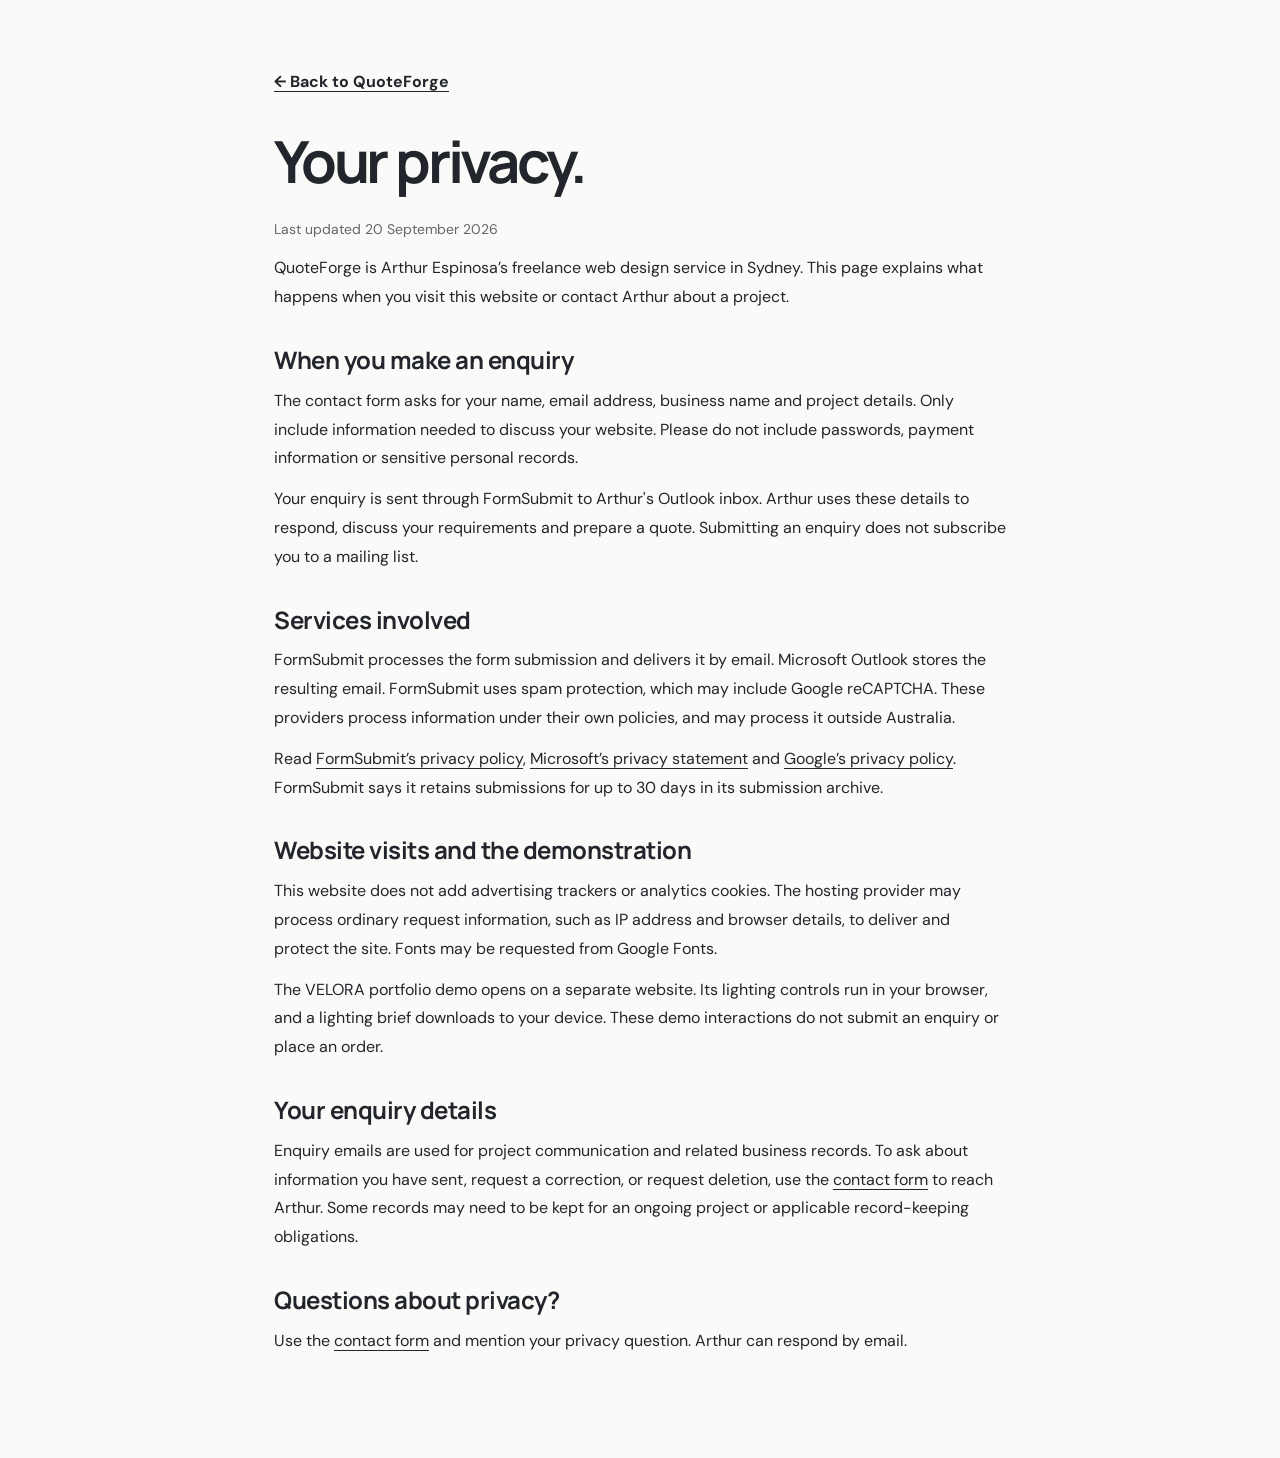
<file: privacy.html>
<!doctype html>
<html lang="en-AU">
<head>
  <meta charset="utf-8"><meta name="viewport" content="width=device-width,initial-scale=1">
  <title>Privacy — QuoteForge</title>
  <meta name="description" content="How QuoteForge handles website enquiries and contact information.">
  <link rel="stylesheet" href="./style.css">
  <style>.privacy-page{max-width:780px;margin:0 auto;padding:60px 24px 90px}.privacy-page h1{font-size:clamp(36px,7vw,58px);margin:25px 0}.privacy-page h2{font-size:24px;letter-spacing:-.5px;margin:34px 0 12px}.privacy-page p{margin:12px 0;line-height:1.8}.privacy-page a{text-decoration:underline;text-underline-offset:4px;overflow-wrap:anywhere}.privacy-page .back{font-weight:700}.privacy-page .updated{color:#63666d;font-size:14px}</style><link rel="stylesheet" href="./responsive.css">
</head>
<body><main class="privacy-page">
<a class="back" href="./">← Back to QuoteForge</a>
<h1>Your privacy.</h1>
<p class="updated">Last updated 20 September 2026</p>
<p>QuoteForge is Arthur Espinosa’s freelance web design service in Sydney. This page explains what happens when you visit this website or contact Arthur about a project.</p>
<h2>When you make an enquiry</h2>
<p>The contact form asks for your name, email address, business name and project details. Only include information needed to discuss your website. Please do not include passwords, payment information or sensitive personal records.</p>
<p>Your enquiry is sent through FormSubmit to Arthur's Outlook inbox. Arthur uses these details to respond, discuss your requirements and prepare a quote. Submitting an enquiry does not subscribe you to a mailing list.</p>
<h2>Services involved</h2>
<p>FormSubmit processes the form submission and delivers it by email. Microsoft Outlook stores the resulting email. FormSubmit uses spam protection, which may include Google reCAPTCHA. These providers process information under their own policies, and may process it outside Australia.</p>
<p>Read <a href="https://formsubmit.co/privacy.pdf">FormSubmit’s privacy policy</a>, <a href="https://privacy.microsoft.com/privacystatement">Microsoft’s privacy statement</a> and <a href="https://policies.google.com/privacy">Google’s privacy policy</a>. FormSubmit says it retains submissions for up to 30 days in its submission archive.</p>
<h2>Website visits and the demonstration</h2>
<p>This website does not add advertising trackers or analytics cookies. The hosting provider may process ordinary request information, such as IP address and browser details, to deliver and protect the site. Fonts may be requested from Google Fonts.</p>
<p>The VELORA portfolio demo opens on a separate website. Its lighting controls run in your browser, and a lighting brief downloads to your device. These demo interactions do not submit an enquiry or place an order.</p>
<h2>Your enquiry details</h2>
<p>Enquiry emails are used for project communication and related business records. To ask about information you have sent, request a correction, or request deletion, use the <a href="./#contact">contact form</a> to reach Arthur. Some records may need to be kept for an ongoing project or applicable record-keeping obligations.</p>
<h2>Questions about privacy?</h2>
<p>Use the <a href="./#contact">contact form</a> and mention your privacy question. Arthur can respond by email.</p>
</main></body></html>
</file>
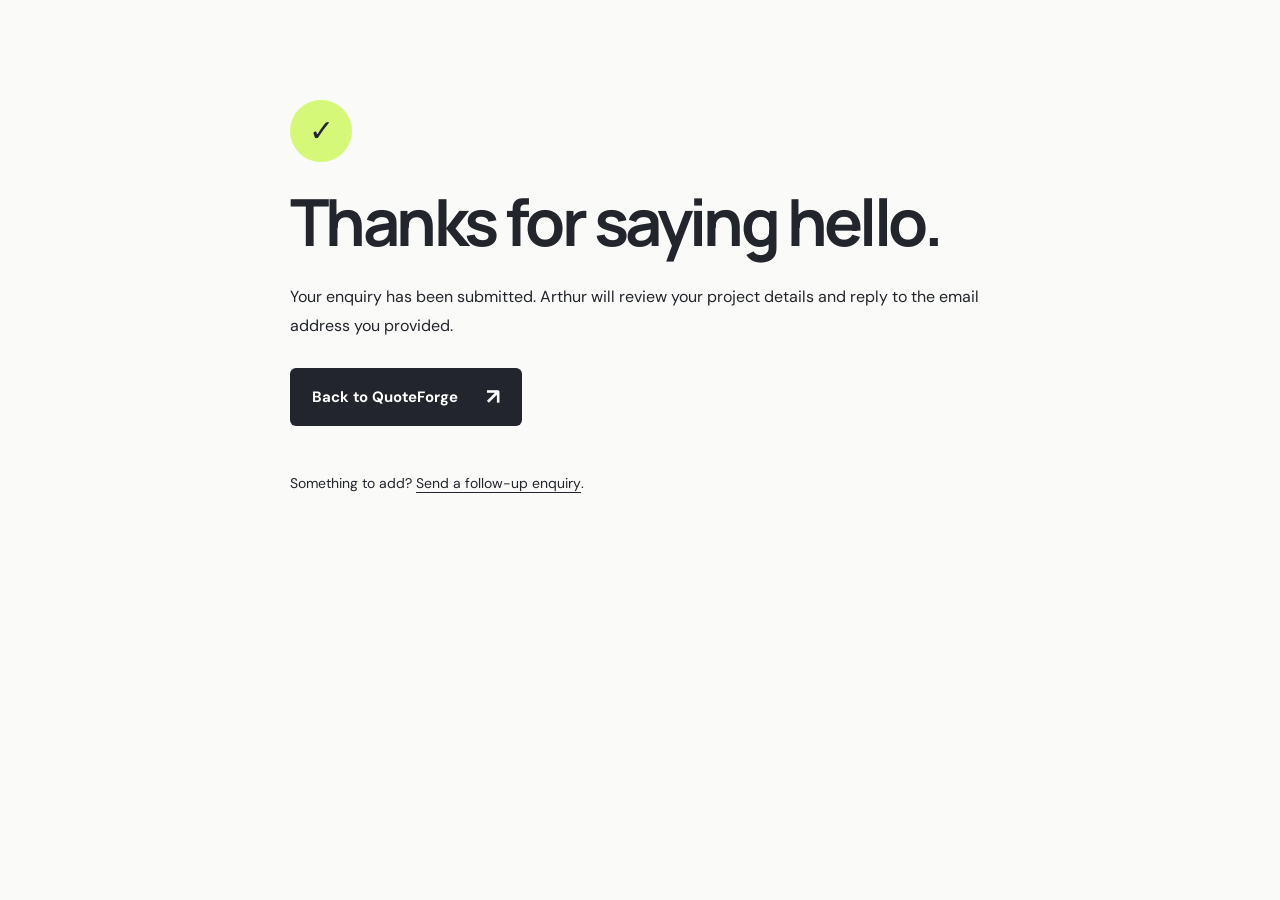
<file: thank-you.html>
<!doctype html>
<html lang="en-AU"><head><meta charset="utf-8"><meta name="viewport" content="width=device-width,initial-scale=1"><meta name="robots" content="noindex"><title>Thanks for getting in touch — QuoteForge</title><link rel="stylesheet" href="./style.css"><style>.thank-you{max-width:750px;padding:100px 25px;margin:auto}.thank-you h1{font-size:clamp(42px,8vw,65px);margin:25px 0}.thank-you p{margin:18px 0 28px;line-height:1.8}.thank-you .check{background:#d5f879;width:62px;height:62px;display:grid;place-items:center;font-size:30px;border-radius:50%}.thank-you a{overflow-wrap:anywhere}.thank-you small{display:block;margin-top:35px;font-size:14px}</style><link rel="stylesheet" href="./responsive.css"></head><body><main class="thank-you"><div class="check" aria-hidden="true">✓</div><h1>Thanks for saying hello.</h1><p>Your enquiry has been submitted. Arthur will review your project details and reply to the email address you provided.</p><a class="button dark" href="./">Back to QuoteForge <span>↗</span></a><small>Something to add? <a href="./#contact">Send a follow-up enquiry</a>.</small></main></body></html>
</file>
<file: style.css>
@import url('https://fonts.googleapis.com/css2?family=DM+Sans:wght@400;500;600;700&family=Manrope:wght@400;500;600;700;800&display=swap');
:root{--ink:#23252c;--lime:#d5f879;--paper:#fafbf8;--muted:#676a70;--line:#dde0d8}*{box-sizing:border-box}html{scroll-behavior:smooth;scroll-padding-top:30px}body{margin:0;background:var(--paper);color:var(--ink);font-family:'DM Sans',Arial,sans-serif;font-size:16px;line-height:1.6}a{color:inherit;text-decoration:none}button,input,textarea{font:inherit}a:focus-visible,button:focus-visible{outline:3px solid #6e4be5;outline-offset:5px}.wrap{width:min(1240px,90%);margin:auto}.nav{height:110px;display:flex;align-items:center;justify-content:space-between;border-bottom:1px solid var(--line)}.logo{font-family:Manrope,Arial,sans-serif;font-weight:800;font-size:27px;letter-spacing:-1.5px;display:flex;align-items:center;gap:9px}.dot{margin-left:-9px}.mark{display:inline-flex;background:var(--lime);width:35px;height:35px;align-items:center;justify-content:center;font-size:25px;border-radius:8px;position:relative}.mark span{font-size:19px;margin-left:-3px;margin-top:-8px}nav{display:flex;gap:32px;font-size:14px;font-weight:600}nav a:hover,.text-link:hover{text-decoration:underline;text-underline-offset:5px}.button{display:inline-flex;align-items:center;justify-content:space-between;gap:28px;padding:17px 22px;border:0;border-radius:6px;font-weight:700;font-size:15px;cursor:pointer;transition:transform .2s,box-shadow .2s}.button:hover{transform:translateY(-3px);box-shadow:0 7px 18px #23252c15}.button span{font-size:22px;line-height:1}.small{padding:12px 19px;font-size:14px}.dark{background:var(--ink);color:white}.lime{background:var(--lime);color:var(--ink)}.hero{padding-top:72px;padding-bottom:78px;display:grid;grid-template-columns:1.05fr 1fr;gap:55px;align-items:center}.eyebrow{font-size:12px;letter-spacing:1.6px;font-weight:700;display:flex;align-items:center;gap:10px}.line{display:inline-block;width:25px;height:2px;background:var(--ink)}h1,h2,h3,p{margin:0}h1,h2,h3{font-family:Manrope,Arial,sans-serif}h1{font-size:clamp(44px,4.8vw,67px);line-height:1.09;letter-spacing:-3.8px;margin:25px 0}em{font-style:normal;position:relative;z-index:0;white-space:nowrap}em:after{content:'';position:absolute;bottom:4px;height:13px;left:0;right:-5px;background:var(--lime);z-index:-1;transform:rotate(-2deg)}.hero-copy>p{font-size:17px;color:var(--muted);max-width:420px}.hero-actions{display:flex;gap:24px;align-items:center;margin-top:30px}.text-link{font-size:14px;font-weight:700}.text-link span{padding-left:8px}.hero-note{display:flex;gap:20px;font-size:12px;margin-top:26px;color:#575c54}.showcase{background:#edeef6;border:1px solid #e0e1eb;border-radius:14px;padding:22px 25px 20px;position:relative;min-height:473px;transform:rotate(1.5deg)}.showcase-label{display:flex;justify-content:space-between;font-size:9px;font-weight:700;letter-spacing:1px;margin-bottom:22px;color:#656877}.browser{background:#fff;box-shadow:0 16px 30px #23252c12;border-radius:7px;overflow:hidden;transform:rotate(-1.5deg);border:1px solid #d6d8df}.browser-bar{display:flex;justify-content:space-between;align-items:center;background:#fafafa;padding:10px 14px;font-size:10px;color:#898b92;border-bottom:1px solid #e4e5e8}.lights{color:#c9cbd0;letter-spacing:2px}.demo-nav{display:flex;align-items:center;justify-content:space-between;padding:16px 22px;color:#123f49}.demo-nav b{font-size:18px;letter-spacing:-.8px}.water{color:#16a2a4;font-size:25px}.demo-nav>span{font-size:9px}.demo-content{padding:23px 26px 28px;background:#e6f1f0}.demo-tag{font-size:8px;letter-spacing:1.5px;font-weight:700;color:#24676d}.demo-content h2{font-size:38px;line-height:1.1;letter-spacing:-1.6px;color:#113e47;margin:14px 0}.demo-content p{font-size:11px;line-height:1.7;color:#507075}.demo-button{display:inline-block;padding:10px 15px;background:#154b53;color:white;font-size:10px;border-radius:3px;margin:17px 0}.demo-services{display:flex;gap:15px;font-size:8px;color:#34656a}.demo-bottom{display:flex;justify-content:space-between;padding:14px 24px;font-size:9px;color:#4b6c70}.lead-card{display:flex;gap:13px;align-items:center;position:relative;margin:-15px -40px 0 70px;padding:17px;background:white;border:1px solid #e1e4d9;border-radius:9px;box-shadow:0 12px 28px #23252c12;transform:rotate(-3deg)}.check-icon{background:var(--lime);width:37px;height:37px;display:grid;place-items:center;border-radius:50%;flex-shrink:0}.lead-card b{font-size:12px}.lead-card p{font-size:11px;color:#72776e;margin-top:2px}.lead-card div>span{font-size:9px;color:#747a70}.showcase-footer{font-size:8px;letter-spacing:1px;margin-top:22px;font-weight:700}.showcase-footer span{color:#7c7e8d;margin-left:9px}.audience{border-block:1px solid var(--line);padding:28px 0}.audience .wrap{display:flex;align-items:center;justify-content:space-between;gap:20px}.audience span{font-size:10px;letter-spacing:1px;line-height:1.7;color:var(--muted)}.audience div div{font-family:Manrope,sans-serif;font-size:18px;font-weight:600;letter-spacing:-.5px}.audience i{font-style:normal;color:#8c957c;font-size:23px}.section{padding:85px 0}.section-top{display:flex;justify-content:space-between;align-items:end;gap:30px;margin-bottom:45px}h2{font-size:39px;line-height:1.2;letter-spacing:-1.8px}.section-top h2{margin-top:18px}.section-top>p{color:var(--muted);font-size:15px}.benefits,.process{display:grid;grid-template-columns:repeat(3,1fr);gap:38px}.benefits article{border-top:1px solid var(--line);padding-top:25px}.feature-icon{width:38px;height:38px;background:#edf0e7;border-radius:8px;display:grid;place-items:center;font-size:24px;margin-bottom:22px}h3{font-size:19px;letter-spacing:-.6px;margin-bottom:12px}.benefits p,.process p{font-size:15px;color:var(--muted)}.work-section{background:var(--ink);color:white;padding:75px 0}.work-grid{display:grid;grid-template-columns:1fr 1fr;gap:100px}.work-grid h2{font-size:47px;margin:23px 0}.work-grid em{color:var(--lime)}.work-grid em:after{display:none}.work-grid p{color:#bcbec5;font-size:15px;max-width:390px}.pill{display:inline-block;font-size:10px;letter-spacing:1px;border:1px solid #686c75;border-radius:4px;padding:6px 10px;margin-top:24px}.journey>div{display:flex;gap:20px;padding:24px 0;border-bottom:1px solid #494b53}.journey>div:first-child{padding-top:8px}.step-number{font-size:13px;color:var(--lime);padding-top:3px}.journey h3{font-size:19px;margin-bottom:7px}.journey .button{margin-top:30px}.process article{border-top:1px solid var(--line);padding-top:25px}.process article>span{display:block;font-size:11px;font-weight:700;letter-spacing:1.3px;color:#757a70;margin-bottom:18px}.pricing{display:grid;grid-template-columns:1fr 1fr;gap:70px;background:#eff1e9;padding:55px;border-radius:12px;align-items:center}.pricing h2{margin:20px 0;font-size:35px}.pricing p{font-size:15px;color:var(--muted)}.pricing .price-note{font-size:12px;margin-top:24px;max-width:330px}.price-card{padding:30px;background:white;border-radius:9px}.price-top{display:flex;justify-content:space-between;gap:12px;align-items:center}.price-top b{font-size:14px}.price-top>span{font-size:9px;letter-spacing:.7px;background:var(--lime);padding:4px 7px;border-radius:3px;white-space:nowrap}.price{font-family:Manrope,sans-serif;font-size:54px;font-weight:700;letter-spacing:-3px;margin:15px 0}.price>span{font-family:'DM Sans',sans-serif;font-weight:400;font-size:12px;letter-spacing:0;color:var(--muted)}ul{list-style:none;padding:0;margin:0 0 20px}li{font-size:14px;margin:10px 0}li:before{content:'✓';margin-right:10px;color:#526c30}.price-card>p{font-size:12px}.price-card .button{width:100%;margin-top:23px;font-size:14px}.contact{display:grid;grid-template-columns:1fr 1fr;gap:90px;padding-top:95px}.contact h2{margin:24px 0;font-size:43px}.contact p{color:var(--muted);font-size:15px;max-width:350px}.contact .pill{color:#70776b;border-color:#cbd1c2}.form-row{display:grid;grid-template-columns:1fr 1fr;gap:18px}label{display:block;font-size:13px;font-weight:600;margin-bottom:17px}input,textarea{display:block;width:100%;background:transparent;border:1px solid #cdd1c7;border-radius:5px;padding:12px;margin-top:6px;font-size:14px;resize:vertical}input:focus,textarea:focus{outline:2px solid #8dad4c;outline-offset:2px}form .button{width:100%}form #form-status{font-size:12px;margin-top:12px;max-width:none}footer{border-top:1px solid var(--line);padding:28px 0;display:flex;justify-content:space-between;align-items:center;gap:20px}footer .logo{font-size:22px}footer>span,footer>a:last-child{font-size:12px;color:var(--muted)}@media(min-width:1600px){.hero{padding-block:95px}}@media(max-width:1050px){.hero{gap:30px}h1{font-size:50px}.hero-actions{align-items:start;flex-direction:column;gap:16px}.showcase{padding:18px}.lead-card{margin-right:-25px;margin-left:25px}.hero-note{gap:12px;font-size:10px}.work-grid{gap:55px}.pricing{gap:30px;padding:35px}.contact{gap:45px}.audience div div{font-size:15px}.showcase-label{font-size:8px}}@media(max-width:760px){.nav{height:85px}.logo{font-size:24px}nav{display:none}.nav .button{font-size:12px;padding:11px 14px}.hero{grid-template-columns:1fr;padding:44px 0 45px;gap:43px}h1{font-size:54px;letter-spacing:-3px}.hero-copy>p{font-size:16px;max-width:500px}.hero-actions{flex-direction:row;align-items:center;gap:20px}.hero-actions .button{font-size:13px;padding:15px;gap:12px}.text-link{font-size:12px}.hero-note{font-size:11px;gap:20px}.showcase{max-width:500px;width:96%;margin:auto;min-height:0}.lead-card{margin-right:-16px}.showcase-label{font-size:8px}.demo-content h2{font-size:36px}.audience .wrap{flex-wrap:wrap;justify-content:center;gap:12px 20px}.audience span{flex-basis:100%;text-align:center;margin-bottom:8px}.audience span br{display:none}.audience div div{font-size:13px}.audience i{font-size:17px}.section{padding:55px 0}.section-top{display:block;margin-bottom:32px}.section-top>p{margin-top:20px}.section-top>p br{display:none}h2{font-size:32px}.benefits,.process{grid-template-columns:1fr;gap:28px}.benefits article{display:grid;grid-template-columns:42px 1fr;gap:0 17px}.feature-icon{grid-row:span 2}.benefits h3{font-size:19px}.work-section{padding:50px 0}.work-grid{grid-template-columns:1fr;gap:28px}.work-grid h2{font-size:40px}.work-grid p{max-width:100%}.journey h3{font-size:18px}.pricing{grid-template-columns:1fr;padding:25px;gap:30px}.pricing h2{font-size:31px}.price-card{padding:22px}.price-top{align-items:start}.price-top b{font-size:12px}.price{font-size:49px}.contact{grid-template-columns:1fr;gap:30px}.contact h2{font-size:37px}.form-row{grid-template-columns:1fr;gap:0}footer{flex-wrap:wrap;padding:25px 0}footer>span{order:3;flex-basis:100%;font-size:11px}.eyebrow{font-size:10px;letter-spacing:1.1px}}@media(prefers-reduced-motion:reduce){html{scroll-behavior:auto}.button{transition:none}}

/* Live-site refinements */
.skip-link{position:fixed;left:16px;top:-80px;z-index:100;background:var(--ink);color:white;padding:12px 18px;border-radius:5px}.skip-link:focus{top:14px}.menu-toggle{display:none}.nav{position:relative}.contact-email{display:inline-block;margin-top:24px;border-bottom:1px solid #91988a;padding-bottom:6px;font-weight:600;overflow-wrap:anywhere}.contact .contact-small{font-size:14px;margin-top:16px}.contact .form-privacy{font-size:13px;max-width:none;line-height:1.7;margin-bottom:18px}.form-privacy a{text-decoration:underline;text-underline-offset:3px}.honeypot{display:none}.required{color:#697460}label{font-size:14px}input,textarea{font-size:16px;background:white;padding:14px}input::placeholder,textarea::placeholder{color:#74776f;opacity:1}form #form-status{font-size:13px;line-height:1.7}.price-card>p,.pricing .price-note{font-size:13px;line-height:1.75}.price-top>span,.pill{font-size:12px}.hero-note{font-size:13px}.benefits p,.process p,.work-grid p,.pricing p,.section-top>p{font-size:16px}.audience span{font-size:12px}.process article>span{font-size:12px}.feature-icon{background:var(--lime)}footer>a{font-size:14px}footer>span{font-size:13px}.work-grid{row-gap:48px}h1{letter-spacing:-.055em}.hero .showcase{transition:transform .3s}.showcase:hover{transform:rotate(0)}@media(max-width:1050px){nav{gap:18px}}@media(max-width:760px){.menu-toggle{display:inline-flex;align-items:center;gap:9px;background:none;border:1px solid var(--line);border-radius:5px;padding:8px 11px;font-size:14px}.nav{gap:12px}.nav>.small{display:none}.nav nav.is-open{display:flex;position:absolute;left:0;right:0;top:74px;z-index:20;background:white;padding:22px;box-shadow:0 12px 22px #23252c15;border:1px solid var(--line);border-radius:8px;flex-direction:column;gap:18px;font-size:16px}.hero-note{font-size:12px;gap:12px;flex-wrap:wrap}.hero-actions{flex-wrap:wrap}.hero-actions .button{font-size:14px}.eyebrow{font-size:12px;letter-spacing:.08em}.audience div div{font-size:14px}.price-top{flex-direction:column;gap:9px}.price-top b{font-size:16px}.price>span{font-size:14px}.price-card .button{gap:15px}.contact-email{font-size:14px}.pricing{width:90%}footer{font-size:14px}footer>span{font-size:12px}}@media(max-width:360px){h1{font-size:45px}.hero-actions{align-items:flex-start;flex-direction:column}.lead-card{margin-left:0}.demo-content h2{font-size:30px}}@media(prefers-reduced-motion:reduce){.hero .showcase{transition:none}}

.brand-word{display:flex;flex-direction:column;line-height:1.05;letter-spacing:-1.2px}.brand-word>span{font-size:10px;letter-spacing:2.2px;margin-top:6px;font-weight:700}.logo .mark{font-size:23px;letter-spacing:0;width:39px;height:39px}.nav .logo{gap:11px}footer .brand-word{font-size:23px}@media(max-width:760px){.brand-word{font-size:24px}.brand-word>span{font-size:9px;letter-spacing:1.9px}.menu-toggle{white-space:nowrap;flex-shrink:0}.nav .logo{min-width:0}}

.nav .brand-word{font-size:25px;letter-spacing:-1px}.brand-word>span{letter-spacing:3px}@media(max-width:760px){.nav .brand-word{font-size:23px}.nav .logo{gap:8px}.logo .mark{width:34px;height:34px;font-size:21px}}

/* QuoteForge: quotation emblem and two-weight wordmark. */
.logo .mark{width:54px;height:54px;flex:0 0 54px;background:none;border-radius:0}.mark img{display:block;width:100%;height:100%;object-fit:contain}.nav .logo,footer .logo{gap:10px}.nav .brand-word,footer .brand-word{font-size:29px;letter-spacing:-1.4px}.brand-word>b{font-weight:800;white-space:nowrap;line-height:1.05}.brand-word>b>i{font-style:normal;font-weight:500}.brand-word .wordmark-dot{color:#6c842e}.brand-word>span{font-size:9px;font-weight:700;letter-spacing:3px;margin-top:7px}.logo:hover .mark{transform:translateX(2px)}.logo .mark{transition:transform .2s ease}@media(max-width:760px){.logo .mark{width:46px;height:46px;flex-basis:46px}.nav .brand-word,footer .brand-word{font-size:26px}.nav .logo{gap:7px}.brand-word>span{font-size:8px;letter-spacing:2.6px}}@media(prefers-reduced-motion:reduce){.logo .mark{transition:none}.logo:hover .mark{transform:none}}

/* Live portfolio demo */
.portfolio-heading{display:flex;justify-content:space-between;align-items:end;gap:45px;margin-bottom:38px}.portfolio-heading h2{font-size:43px;margin-top:19px}.portfolio-heading h2 em{color:var(--lime)}.portfolio-heading h2 em:after{display:none}.portfolio-heading>p{max-width:365px;color:#bcbec5;font-size:15px;line-height:1.8}.live-demo{display:grid;grid-template-columns:1.05fr 1fr;border:1px solid #50535b;border-radius:12px;overflow:hidden;background:#292c33}.live-demo-visual{position:relative;display:block;background:#112426;overflow:hidden;min-height:480px}.live-demo-visual img{display:block;width:100%;height:100%;object-fit:cover;object-position:39% 50%;position:absolute;inset:0;transition:transform .6s ease}.live-demo-visual:after{content:'';position:absolute;inset:0;background:linear-gradient(180deg,transparent 50%,#112426b8 100%);pointer-events:none}.live-demo-visual:hover img{transform:scale(1.035)}.demo-visual-caption{position:absolute;bottom:32px;left:32px;right:80px;z-index:1;color:#fff8e9;display:flex;flex-direction:column;gap:7px}.demo-visual-caption b{font-family:Manrope,Arial,sans-serif;font-size:30px;letter-spacing:4px;font-weight:600}.demo-visual-caption>span{font-size:9px;font-weight:600;letter-spacing:1.7px}.demo-visual-arrow{position:absolute;bottom:33px;right:28px;z-index:1;display:grid;place-items:center;width:42px;height:42px;border:1px solid #fff8e966;border-radius:50%;font-size:24px;color:#fff8e9}.live-demo-copy{padding:38px 40px;align-self:center}.live-demo-label{font-size:10px;font-weight:700;letter-spacing:1.7px;display:flex;align-items:center;gap:9px;color:var(--lime)}.live-demo-label>span{width:6px;height:6px;border-radius:50%;background:var(--lime)}.live-demo-copy h3{font-size:36px;letter-spacing:-1.4px;line-height:1.3;margin:21px 0 19px}.live-demo-copy h3>span{display:block;font-size:19px;letter-spacing:-.5px;font-weight:500;color:#e1e2e7;margin-top:5px}.live-demo-copy>p{font-size:15px;line-height:1.8;color:#bcbec5}.demo-feature-list{list-style:none;padding:0;margin:22px 0 26px;display:flex;flex-direction:column;gap:9px;font-size:13px;color:#e0e3db}.demo-feature-list li:before{content:'↗';margin-right:10px;color:var(--lime)}.live-demo-copy .button{font-size:14px}.live-demo-copy .live-demo-note{font-size:11px;line-height:1.9;margin-top:18px;color:#abb0b9}.enquiry-showcase{margin-top:64px;padding-top:57px;border-top:1px solid #494b53}.live-demo-visual:focus-visible{outline:3px solid var(--lime);outline-offset:-6px}.live-demo-copy .button:focus-visible{outline-color:white}@media(max-width:1050px){.live-demo-copy{padding:30px}.live-demo-visual{min-height:490px}.portfolio-heading>p{max-width:300px}.portfolio-heading h2{font-size:37px}.live-demo-copy h3{font-size:32px}.live-demo-copy h3>span{font-size:17px}}@media(max-width:760px){.portfolio-heading{display:block;margin-bottom:28px}.portfolio-heading h2{font-size:35px}.portfolio-heading>p{margin-top:23px;max-width:none;font-size:15px}.live-demo{grid-template-columns:1fr}.live-demo-visual{min-height:0;aspect-ratio:1.25}.live-demo-copy{padding:28px 25px 30px}.live-demo-copy h3{font-size:33px;margin-top:19px}.live-demo-copy h3>span{font-size:18px}.live-demo-copy>p{font-size:15px}.demo-visual-caption{left:25px;bottom:24px}.demo-visual-caption b{font-size:27px}.demo-visual-caption>span{font-size:8px;letter-spacing:1.3px}.demo-visual-arrow{bottom:25px;right:23px;width:36px;height:36px;font-size:21px}.enquiry-showcase{margin-top:45px;padding-top:40px}.live-demo-note{max-width:100%}}@media(max-width:360px){.portfolio-heading h2{font-size:30px}.live-demo-copy{padding-inline:21px}.live-demo-copy h3>span{font-size:16px}.demo-visual-caption>span{font-size:7px;letter-spacing:.8px}}@media(prefers-reduced-motion:reduce){.live-demo-visual img{transition:none}.live-demo-visual:hover img{transform:none}}
</file>
<file: responsive.css>
/* Keep the portfolio photograph at its native 3:2 ratio. */
.live-demo {
  grid-template-columns: minmax(0, 1.1fr) minmax(0, 1fr);
  align-items: center;
}
.live-demo-visual {
  align-self: center;
  min-width: 0;
  min-height: 0;
  aspect-ratio: auto;
  margin: 24px;
  border-radius: 8px;
}
.live-demo-visual img {
  position: static;
  inset: auto;
  width: 100%;
  height: auto;
  aspect-ratio: 3 / 2;
  object-fit: contain;
  transform: none;
}
.live-demo-visual:hover img { transform: none; }
.live-demo-visual::after { display: none; }
.demo-visual-caption {
  position: static;
  padding: 20px 76px 22px 24px;
  gap: 8px;
}
.demo-visual-caption b { font-size: 28px; }
.demo-visual-caption > span {
  font-size: 11px;
  line-height: 1.6;
  letter-spacing: 1.2px;
}
.demo-visual-arrow { width: 44px; height: 44px; bottom: 25px; right: 20px; }
.live-demo-copy { min-width: 0; padding: 34px 32px 34px 8px; }
.live-demo-copy > p { font-size: 16px; }
.demo-feature-list { gap: 8px; margin: 22px 0 26px; }
.demo-feature-list li { font-size: 15px; margin: 0; }
.live-demo-copy .live-demo-note { font-size: 13px; line-height: 1.8; }

/* Reflow, touch targets, and visible keyboard focus. */
.hero > *, .work-grid > *, .pricing > *, .contact > *, .form-row > * { min-width: 0; }
.button { min-height: 48px; max-width: 100%; }
.button > span { flex-shrink: 0; }
.text-link { display: inline-flex; align-items: center; min-height: 44px; }
.nav nav a { display: inline-flex; align-items: center; min-height: 44px; }
.nav nav .mobile-contact { display: none; }
.work-section a:focus-visible { outline-color: var(--lime); }
input:focus, textarea:focus { outline: 3px solid #527021; outline-offset: 3px; }
input, textarea { min-height: 48px; min-width: 0; }
textarea { min-height: 150px; }
footer > a { display: inline-flex; align-items: center; min-height: 44px; }
.privacy-page .back { display: inline-flex; align-items: center; min-height: 44px; }
.thank-you small a { display: inline-flex; align-items: center; min-height: 44px; text-decoration: underline; text-underline-offset: 4px; }
.skip-link { max-width: calc(100% - 32px); }

@media (max-width: 960px) {
  .nav { height: auto; min-height: 84px; padding-block: 16px; gap: 14px; flex-wrap: wrap; }
  .nav > .small { display: none; }
  .nav .menu-toggle { display: none; }
  .nav nav { display: flex; position: static; width: 100%; flex-wrap: wrap; gap: 8px 18px; }
  .nav.nav-ready { flex-wrap: nowrap; }
  .nav.nav-ready .menu-toggle {
    display: inline-flex; align-items: center; justify-content: center; gap: 8px;
    min-width: 82px; min-height: 44px; padding: 10px 12px; flex-shrink: 0;
    border: 1px solid #969c90; border-radius: 5px; background: transparent;
    font-size: 14px; white-space: nowrap;
  }
  .nav.nav-ready nav { display: none; }
  .nav.nav-ready nav.is-open {
    display: flex; position: absolute; inset: calc(100% - 1px) 0 auto;
    width: 100%; z-index: 20; flex-direction: column; gap: 4px;
    padding: 12px; border: 1px solid var(--line); border-radius: 8px;
    background: white; box-shadow: 0 12px 22px #23252c15;
  }
  .nav nav a, .nav nav .mobile-contact { display: flex; padding: 10px 12px; font-size: 16px; }
  .nav nav .mobile-contact { border-top: 1px solid var(--line); margin-top: 4px; font-weight: 700; }
  .hero, .work-grid, .contact { grid-template-columns: minmax(0, 1fr); }
  .hero { gap: 38px; }
  .hero-actions { flex-direction: row; flex-wrap: wrap; align-items: center; }
  .showcase { width: 100%; max-width: 580px; margin-inline: auto; }
  .hero .showcase, .hero .showcase:hover, .browser, .lead-card { transform: none; }
  .lead-card { margin: -10px 0 0 28px; }
  .live-demo { grid-template-columns: minmax(0, 1fr); }
  .live-demo-visual { margin: 0; border-radius: 0; }
  .live-demo-copy { padding: 30px; }
  .portfolio-heading { display: block; }
  .portfolio-heading > p { max-width: 600px; margin-top: 22px; }
  .pricing { grid-template-columns: minmax(0, 1fr); gap: 28px; }
  .pricing .price-note { max-width: none; }
  .contact { gap: 28px; }
  .contact > div > p { max-width: none; }
  .work-grid { gap: 30px; }
  .work-grid p { max-width: 600px; }
}

@media (max-width: 600px) {
  .wrap { width: calc(100% - 36px); }
  .nav { gap: 10px; min-height: 80px; padding-block: 14px; }
  .nav .brand-word { font-size: 24px; }
  .nav .logo .mark { width: 42px; height: 42px; flex-basis: 42px; }
  .hero { padding-block: 38px 45px; }
  h1 { font-size: clamp(39px, 11.5vw, 58px); letter-spacing: -.055em; }
  .section h2, .work-grid h2, .portfolio-heading h2, .pricing h2, .contact h2 {
    font-size: clamp(28px, 8.4vw, 36px); letter-spacing: -.045em; overflow-wrap: break-word;
  }
  em { white-space: normal; }
  .hero-copy > p, .benefits p, .process p, .work-grid p, .contact p, .pricing p,
  .section-top > p, .portfolio-heading > p, .live-demo-copy > p { font-size: 16px; }
  .hero-actions { width: 100%; gap: 10px; }
  .hero-actions .button { width: 100%; font-size: 15px; padding: 16px; }
  .text-link { font-size: 15px; }
  .eyebrow { font-size: 11px; line-height: 1.7; flex-wrap: wrap; }
  .line { flex-shrink: 0; }
  .hero-note { font-size: 12px; gap: 8px 16px; }
  .showcase { padding: 16px; }
  .showcase-label { font-size: 10px; line-height: 1.6; gap: 15px; }
  .showcase-label > span:last-child { white-space: nowrap; }
  .browser-bar { padding: 10px; font-size: 11px; gap: 6px; }
  .lights { letter-spacing: 0; flex-shrink: 0; }
  .demo-nav { padding: 15px 14px; flex-wrap: wrap; gap: 8px; }
  .demo-nav > span { font-size: 11px; }
  .demo-content { padding: 20px 16px; }
  .demo-tag { font-size: 10px; letter-spacing: .7px; }
  .demo-content h2 { font-size: clamp(27px, 8vw, 36px); letter-spacing: -1px; }
  .demo-content p { font-size: 13px; }
  .demo-button { display: inline-flex; align-items: center; min-height: 44px; font-size: 13px; }
  .demo-services { flex-wrap: wrap; gap: 7px 12px; font-size: 11px; }
  .demo-bottom { flex-wrap: wrap; gap: 6px 12px; font-size: 11px; padding: 14px; }
  .lead-card { margin: 14px 0 0; padding: 14px; align-items: flex-start; gap: 10px; }
  .lead-card > div:last-child { min-width: 0; }
  .lead-card b, .lead-card p { font-size: 13px; }
  .lead-card div > span { display: block; font-size: 12px; margin-top: 5px; }
  .showcase-footer { font-size: 10px; line-height: 1.8; }
  .showcase-footer span { display: block; margin-left: 0; }
  .live-demo-copy { padding: 26px 22px; }
  .live-demo-copy h3 { font-size: 32px; }
  .live-demo-copy h3 > span { font-size: 19px; line-height: 1.5; }
  .live-demo-copy .button { width: 100%; font-size: 15px; }
  .live-demo-copy .live-demo-note { font-size: 14px; }
  .demo-visual-caption { padding: 18px 73px 20px 22px; }
  .demo-visual-caption b { font-size: 26px; }
  .demo-visual-caption > span { font-size: 11px; letter-spacing: .5px; }
  .demo-visual-arrow { right: 18px; bottom: 22px; }
  .demo-feature-list li { font-size: 15px; }
  .journey > div { gap: 14px; }
  .journey .button { width: 100%; padding: 16px; gap: 15px; font-size: 14px; }
  .pill { max-width: 100%; font-size: 11px; letter-spacing: .5px; }
  .pricing { width: calc(100% - 36px); padding: 22px 18px; }
  .price-card { padding: 22px 18px; }
  .price { display: flex; flex-wrap: wrap; align-items: baseline; gap: 6px 10px; font-size: 49px; }
  .price > span { font-size: 14px; }
  .price-card .button { padding: 14px; text-align: left; gap: 14px; }
  .price-card > p, .pricing .price-note { font-size: 14px; }
  .form-row { grid-template-columns: minmax(0, 1fr); gap: 0; }
  .contact .form-privacy, form #form-status { font-size: 14px; }
  .contact .form-privacy a { display: inline-block; padding-block: 8px; }
  footer { gap: 14px 24px; }
  footer > a { font-size: 14px; }
  footer > span { font-size: 13px; }
  .privacy-page { padding: 30px 20px 55px; }
  .thank-you { padding: 50px 20px; }
}

@media (max-width: 360px) {
  .nav .brand-word { font-size: 21px; letter-spacing: -1px; }
  .nav .logo .mark { width: 36px; height: 36px; flex-basis: 36px; }
  .nav .brand-word > span { font-size: 8px; letter-spacing: 2px; }
  .nav .logo { gap: 6px; }
  .nav.nav-ready .menu-toggle { min-width: 76px; padding-inline: 9px; }
}

@media (prefers-reduced-motion: reduce) {
  .button:hover { transform: none; }
}

/* One portfolio story, from the visual demo to the customer's next step. */
.combined-demo {
  grid-template-columns: minmax(0, 1.08fr) minmax(0, 1fr);
  align-items: stretch;
}
.demo-project { min-width: 0; padding: 28px; border-right: 1px solid #50535b; }
.combined-demo .live-demo-visual { margin: 0; border-radius: 8px; }
.demo-project-details { padding-top: 24px; }
.demo-project-details > p { color: #bcbec5; font-size: 16px; line-height: 1.8; margin-top: 14px; }
.demo-project-details > .button { margin-top: 22px; }
.demo-journey { min-width: 0; padding: 34px 32px; }
.demo-journey > .eyebrow { color: var(--lime); font-size: 11px; }
.demo-journey > h3 { font-size: 30px; letter-spacing: -1px; line-height: 1.25; margin: 18px 0; }
.journey-intro { font-size: 16px; color: #bcbec5; line-height: 1.8; }
.customer-journey { list-style: none; padding: 0; margin: 12px 0 26px; }
.customer-journey > li {
  display: grid; grid-template-columns: 24px minmax(0, 1fr); gap: 14px;
  margin: 0; padding: 21px 0; border-bottom: 1px solid #50535b;
}
.customer-journey > li::before { content: none; }
.journey-number { color: var(--lime); font-size: 12px; padding-top: 3px; }
.customer-journey strong { display: block; font-family: Manrope, Arial, sans-serif; font-size: 16px; line-height: 1.5; }
.customer-journey p { font-size: 15px; line-height: 1.8; color: #bcbec5; margin-top: 7px; }
.combined-demo-note { grid-column: 1 / -1; border-top: 1px solid #50535b; padding: 17px 28px; color: #bcbec5; font-size: 13px; line-height: 1.8; }
@media (max-width: 960px) {
  .combined-demo { grid-template-columns: minmax(0, 1fr); }
  .demo-project { padding: 0; border-right: 0; border-bottom: 1px solid #50535b; }
  .combined-demo .live-demo-visual { border-radius: 0; }
  .demo-project-details { padding: 26px 28px 30px; }
  .demo-journey { padding: 30px 28px; }
}
@media (max-width: 600px) {
  .demo-project-details, .demo-journey { padding: 25px 22px; }
  .demo-project-details > .button, .demo-journey > .button { width: 100%; font-size: 15px; }
  .demo-journey > h3 { font-size: 28px; }
  .customer-journey > li { gap: 10px; padding-block: 19px; }
  .combined-demo-note { padding: 17px 22px; }
}
</file>
